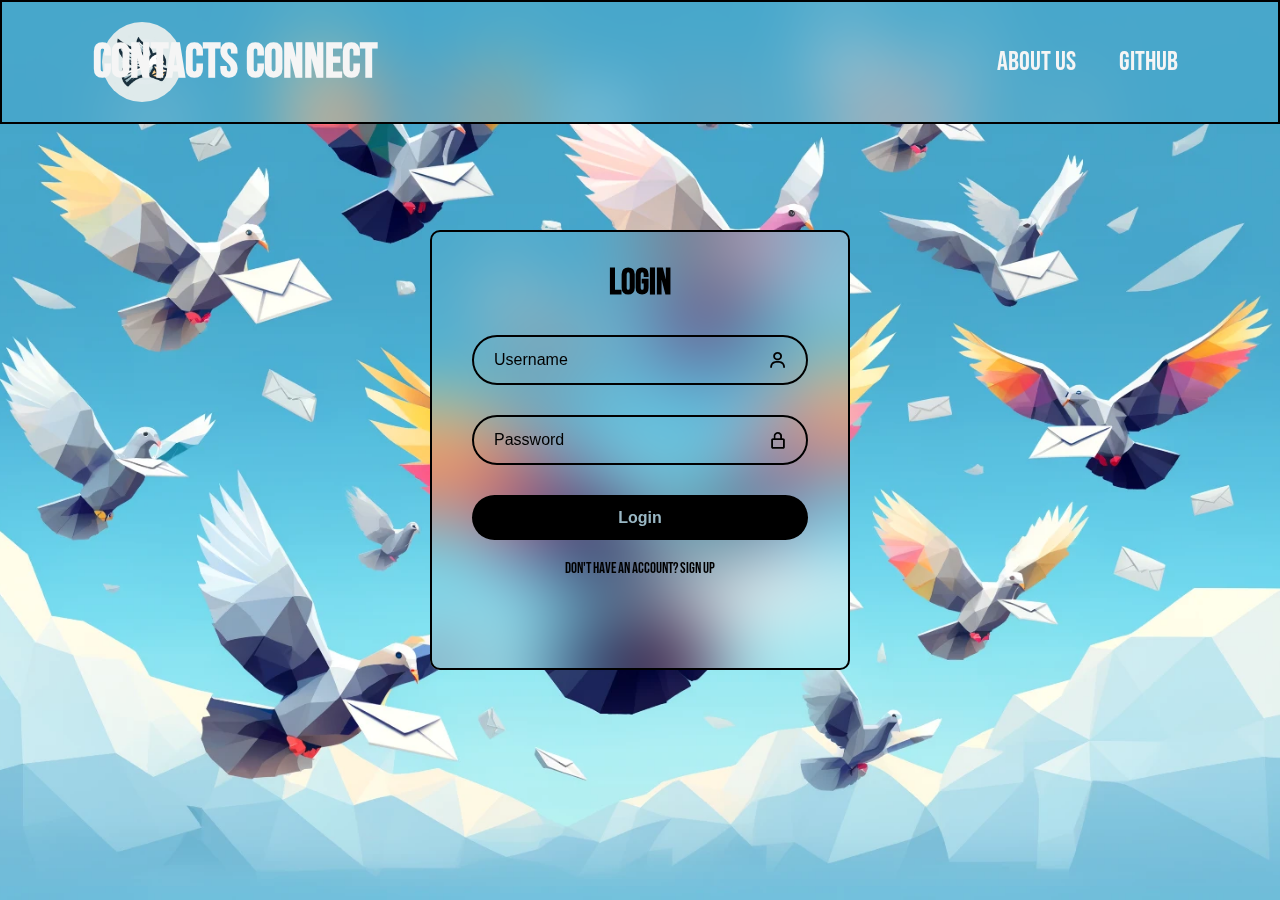
<file: LAMP Stack/index.html>
<!DOCTYPE html>
<html lang="en">



<head>
    <meta charset="UTF-8">
    <meta name="viewport" content="width=device-width, initial-scale=1.0">
    <title>Contacts Connect Login</title>
    <link rel="stylesheet" href="css/signin.css" />
    <script type="text/javascript" src="js/md5.js"></script>
    <link href='https://unpkg.com/boxicons@2.1.4/css/boxicons.min.css' rel='stylesheet'>
    <link rel="preconnect" href="https://fonts.googleapis.com">
    <link rel="preconnect" href="https://fonts.gstatic.com" crossorigin>
    <script type="text/javascript" src="js/contacts.js"></script>
    <link href="https://fonts.googleapis.com/css2?family=Bebas+Neue&family=Lato&display=swap" rel="stylesheet">
</head>



<body>
    <header>
		<img src="images/logo.png" alt="Logo" style="width:80px;" class="rounded-pill">
		<h2> Contacts Connect </h2>
		<nav class="navigation">
			<a href="about.html">About Us</a>
            <a href="https://github.com/PrototypeProto/COP_4331_Small-Project">GitHub</a>
		</nav>
	</header>
    <div class="wrapper">
        <div class="login-box">
            <h1>Login</h1>
            <div class="input-box"><input type="text" id="loginName" placeholder="Username" required><i
                    class='bx bx-user'></i></div>
            <div class="input-box"><input type="text" id="loginPassword" placeholder="Password" required><i
                    class='bx bx-lock-alt'></i>
            </div>
           
            <span class="text" id="loginResult"></span>
            <button type="submit" class="btn" onclick="doLogin()">Login</button>
            <div class="signup-link"><a href="#">Don't Have an Account? Sign Up</a></div>
        </div>
        <div class="register-box">
            <h1>Register</h1>
            <div class="input-box"><input type="text" id="firstName" placeholder="First Name" required></div>
            <div class="input-box"><input type="text" id="lastName" placeholder="Last Name" required>
            </div>
            <div class="input-box"><input type="text" id="registerUsername" placeholder="Username" required><i
                    class='bx bx-user'></i></div>
            <div class="input-box tooltip"><input type="text" id="registerPassword" placeholder="Password" required><i
                    class='bx bx-lock-alt'></i>
                    <span class="tooltiptext">Passwords must be 10 to 32 characters long, and must have at least 1 capital letter, 1 number, and 1 special character</span>
            </div>

            <span class="text" id="registerResult"></span>
            <button type="submit" class="btn" onclick="doRegister()">Sign Up</button>
            <div class="login-link"><a href="#">Already Have an Account? Sign In</a></div>
        </div>
    </div>
    <script type="text/javascript" src="js/signin.js"></script>
</body>

</html>
</file>
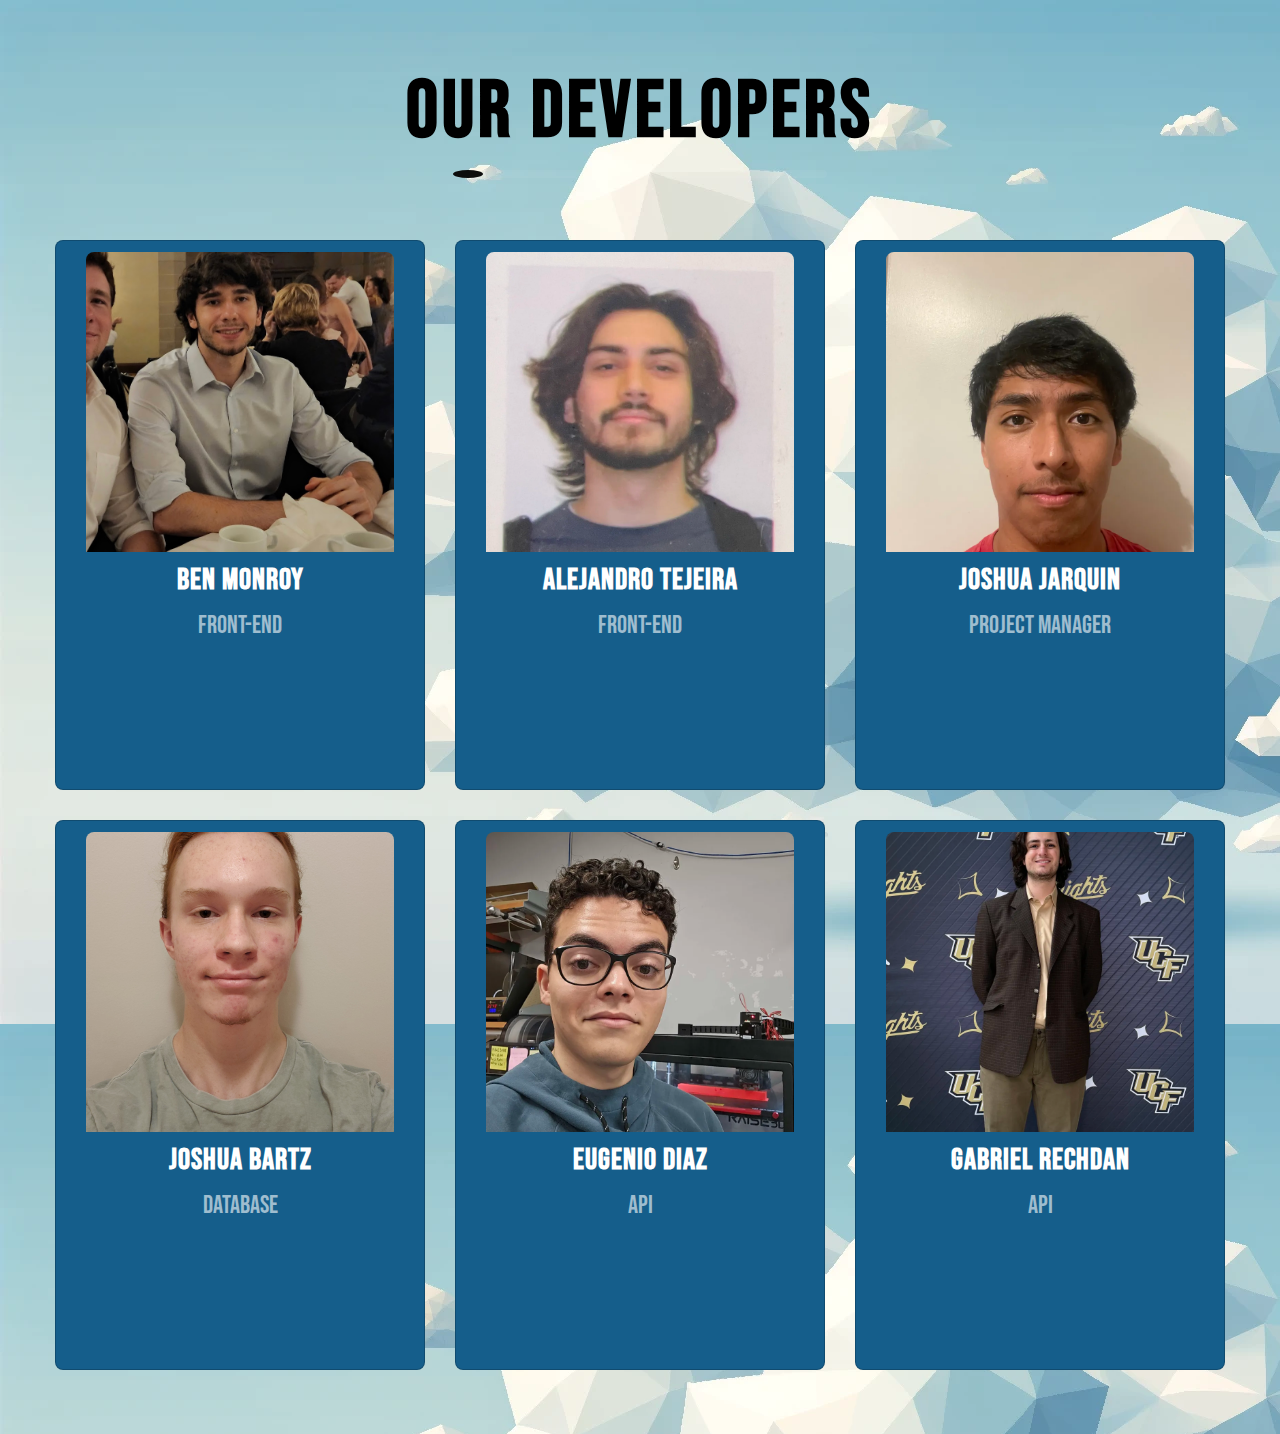
<file: LAMP Stack/about.html>
<!DOCTYPE html>
<html lang="en">
<head>
    <meta charset="UTF-8">
    <meta name="viewport" content="width=device-width, initial-scale=1.0">
    <title>About Us</title>
    <link rel="stylesheet" href="css/about.css">
    <link rel="preconnect" href="https://fonts.googleapis.com">
    <link rel="preconnect" href="https://fonts.gstatic.com" crossorigin>
    <link href="https://fonts.googleapis.com/css2?family=Bebas+Neue&family=Lato&display=swap" rel="stylesheet">
</head>
<body>
    <div class="container">
        <div class="service-wrapper">
            <div class="service">
                <h1>Our Developers <span></span></h1>
                <div class="cards">
                    <div class="card">
                        <img src="images/benpic.JPG" alt="Image">
                        <h2>Ben Monroy</h2>
                        <p>Front-End</p>
                    </div>
                    <div class="card">
                        <img src="images/alejandropic.png" alt=" Image">
                        <h2>Alejandro Tejeira</h2>
                        <p>Front-End</p>
                    </div>                   
                    <div class="card">
                        <img src="images/joshpic.png" alt=" Image">
                        <h2>Joshua Jarquin</h2>
                        <p>Project Manager</p>
                    </div>
                    <div class="card">
                        <img src="images/joshbpic.png" alt="Image">
                        <h2>Joshua Bartz</h2>
                        <p>Database</p>
                    </div>
                    <div class="card">
                        <img src="images/genopic.png" alt=" Image">
                        <h2>Eugenio Diaz</h2>
                        <p>API</p>
                    </div>
                    <div class="card">
                        <img src="images/gabepic.png" alt="Image">
                        <h2>Gabriel Rechdan</h2>
                        <p>API</p>
                    </div>
                </div>
            </div>
        </div>
    </div>
</body>
</html>
</file>
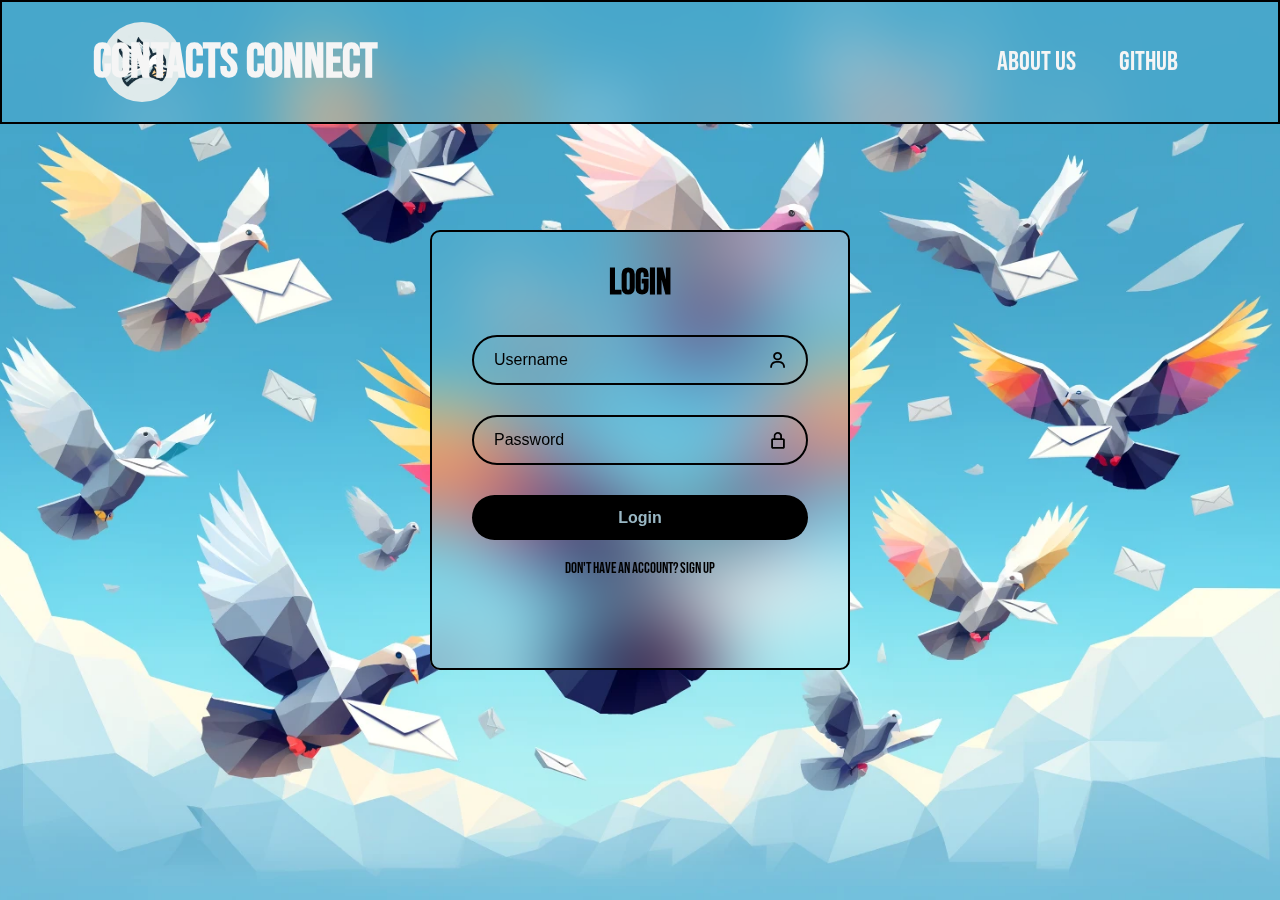
<file: LAMP Stack/color.html>
<html>
<head>
	<title>COP 4331 LAMP Stack Demo</title>
	<script type="text/javascript" src="js/code.js"></script>
    <link href="css/styles.css" rel="stylesheet">	
    <link href="https://fonts.googleapis.com/css?family=Ubuntu" rel="stylesheet">
	
	<script type="text/javascript">
	document.addEventListener('DOMContentLoaded', function() 
	{
		readCookie();
	}, false);
	</script>
	
</head>
<body>

<h1 id="title">COP 4331 LAMP Stack Demo</h1>

<div id="loggedInDiv">
	<span id="userName"></span><br />
	<button type="button" id="logoutButton" class="buttons" onclick="doLogout();"> Log Out </button>
</div>

<div id="accessUIDiv">
	<br />

	<input type="text" id="searchText" placeholder="Color To Search For"/>
	<button type="button" id="searchColorButton" class="buttons" onclick="searchColor();"> Search Color </button><br />
	<span id="colorSearchResult"></span>
	<p id="colorList">
	</p><br /><br />

	<input type="text" id="colorText" placeholder="Color To Add">
	<button type="button" id="addColorButton" class="buttons" onclick="addColor();"> Add Color </button><br />
	<span id="colorAddResult"></span>
</div>

</body>
</html>
</file>
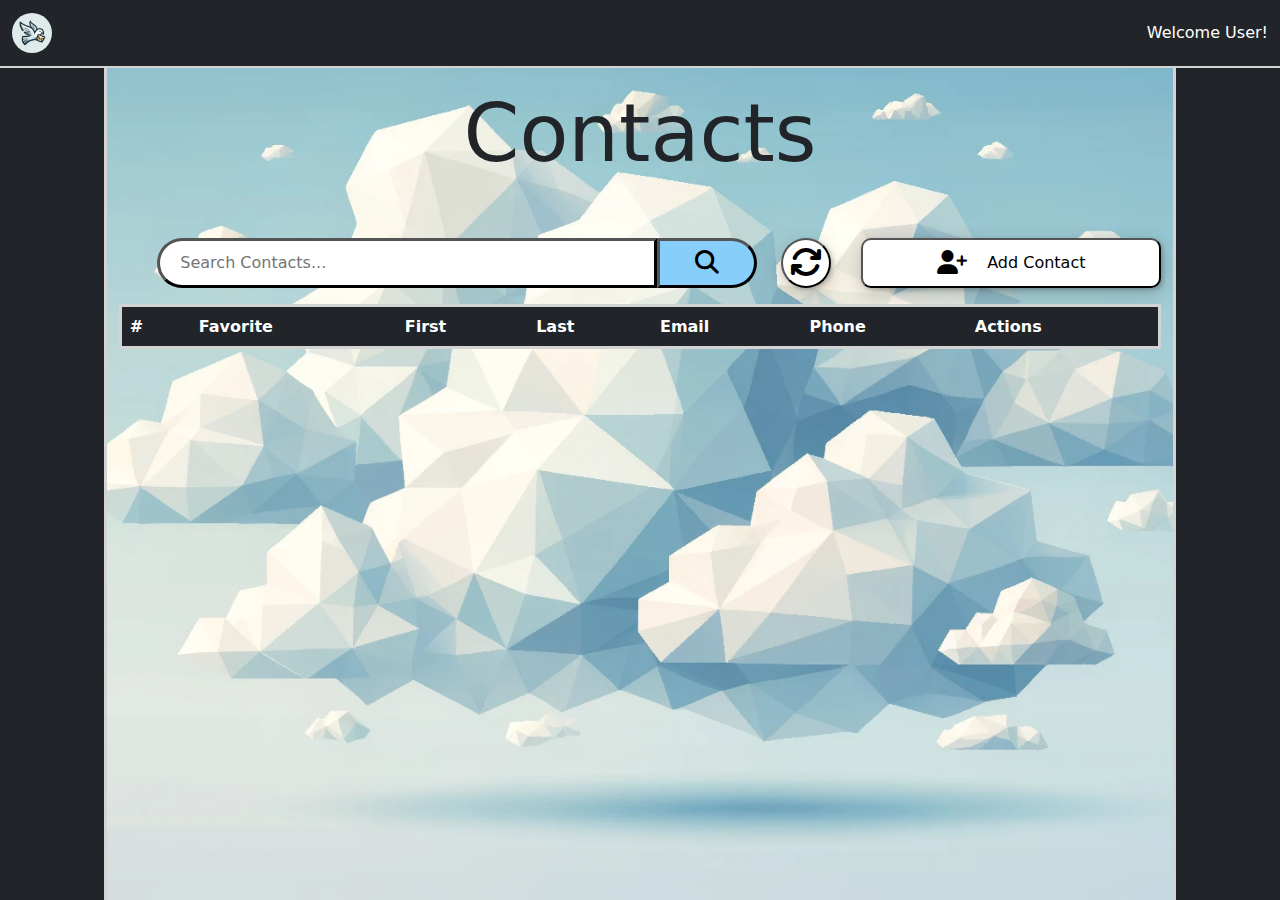
<file: LAMP Stack/contact.html>
<!doctype html>
<html lang="en">
    <head>
        <title>Contacts Page</title>
        <meta charset="UTF-8">
        
        <link href="css/bootstrap.css" rel="stylesheet">
        <link href="css/contactsStyles.css" rel="stylesheet">

        <link href="https://cdnjs.cloudflare.com/ajax/libs/font-awesome/6.5.2/css/all.min.css" rel="stylesheet">
    </head>

    <body id="body">

      <!-- nav bar that contains a profile icon that will drop down current username to manager -->
      <nav class="navbar navbar-expand-l bg-dark navbar-dark fixed-top navbar-border">
        <div class="container-fluid">
          <a class="navbar-brand">
            <img src="images/logo.png" alt="Logo" style="width:40px;" class="rounded-pill">
          </a>
          
          <!-- <a class="navbar-brand ms-auto" href="#">  -->
            <!-- <img src="" alt="Welcome User!" style="width:40px;" class="rounded-pill">  -->
          <span class="text-white">Welcome User!</span>
          <!-- </a> -->

        </div>
      </nav> 

      <!-- Container for the Main Content -->
      <div class="container-fluid full-height">
        <div class="row">
          <div class="col-1 bg-dark left-side-border"></div>

          <div id="mainContent" class="col-10 bg-image" style="background-image: url(images/clouds.png); height: 100vh">

            <h1 class="display-1 text-center mt-3">Contacts</h1>

            <!-- Code Block for Contact Form (usually hidden) -->
            <div class="row justify-content-center">
              <!-- <form class="d-none bg-image" style="background-image: url(images/pigeons.png);" id="addContact" method="post"> -->
              <form class="d-none" id="addContact" method="post">
                <div class="mb-2 mt-2">
                  <p>Enter the contact's information in the below fields:</p>
                </div>
      
                <div class="mb-4 mt-4">
                  <label for="newContactFirstName">First name:</label>
                  <input type="text" class="form-control" id="newContactFirstName" placeholder="First Name" required>
                </div>
                
                <div class="mb-4 mt-4">
                  <label for="newContactLastName">Last name:</label>
                  <input type="text" class="form-control" id="newContactLastName" placeholder="Last Name" required>
                </div>
                
                <!-- not sure if we should require since nobody remembers phone numbers or emails-->
                <div class="mb-4 mt-4">
                  <label for="newContactEmail">Email address:</label>
                  <input type="text" class="form-control" id="newContactEmail" placeholder="name@email.com">
                </div>
                
                <div class="mb-4 mt-4">
                  <label for="newContactPhoneNumber">Phone number:</label>
                  <input type="text" class="form-control" id="newContactPhoneNumber" placeholder="XXX-XXX-XXXX">
                </div>
                
                <div class="d-flex justify-content-center">
                  <button id="cancelBtn" class="btn btn-danger me-4" type="button">Cancel</button>
                  <button id="submitContactFormBtn" class="btn btn-success" type="button">Done</button> <!-- can change to submit for accessibility -->
                </div>
                
              </form>
            </div>
              
            <div id="searchbar-and-table" class="">
              <div id="searchBar" class="">

                <!-- Search bar and buttons row-->
                <div class="row mt-5 d-flex d-inline">
                  <div class="col"></div>
                  
                  <!-- <div class="col justify-content-center  input-group d-flex search-bar"> -->
                  <div class="col justify-content-center search-bar">

                    <input type="text" class="" placeholder="Search Contacts..." name="search"> 
                    <button class="" type="button" id="searchContact" onclick="searchContact()">
                      <i class="fa fa-search fa-xl"></i>
                    </button>

                    <!-- <input type="text" class="search-textbox" placeholder="Search Contacts..." name="search"> 
                    <button class="search-btn" type="button" id="searchContact" onclick="searchContact()">
                      <i class="fa fa-search fa-xl"></i>
                    </button> -->
                  </div>
        
                  <div class="col">
                    <form class="d-flex table-buttons">
                      
                      <button class="refresh-table-btn" id="refresh" type="button" onclick="loadContacts()">
                        <i class="fa fa-refresh fa-2xl"></i>
                      </button>
            
                      <!-- Has id newContact for event listener, the event is click for the button-->
                      <button class="add-contact-btn" id="newContact" type="button">
                        <i class="fa fa-user-plus fa-xl"></i><span style="padding-left: 20px;">Add Contact</span>
                      </button>
                      
                    </form>
                  </div>
                </div>
              </div>
                
              <div class="row mt-3">
                <div id="contactsTable">
                  <table id="cTable" class="table table-dark table-striped table-hover">
                    <thead>
                      <tr>
                        <th scope="col">#</th>
                        <th scope="col">Favorite</th>
                        <th scope="col">First</th>
                        <th scope="col">Last</th>
                        <th scope="col">Email</th>
                        <th scope="col">Phone</th>
                        <th scope="col">Actions</th>
                      </tr>
                    </thead>
                    <tbody>
                      <tr>
                        <!-- Dynamically added rows will go here -->
                      </tr>
                    </tbody>
                  </table>
                </div>
              </div>
            </div>
          </div>      
      
          <div class="col-1 bg-dark right-side-border"></div>
        
        </div>

      </div>
      <script type="text/javascript" src="js/contacts.js"></script>
    </body>
</html>
</file>
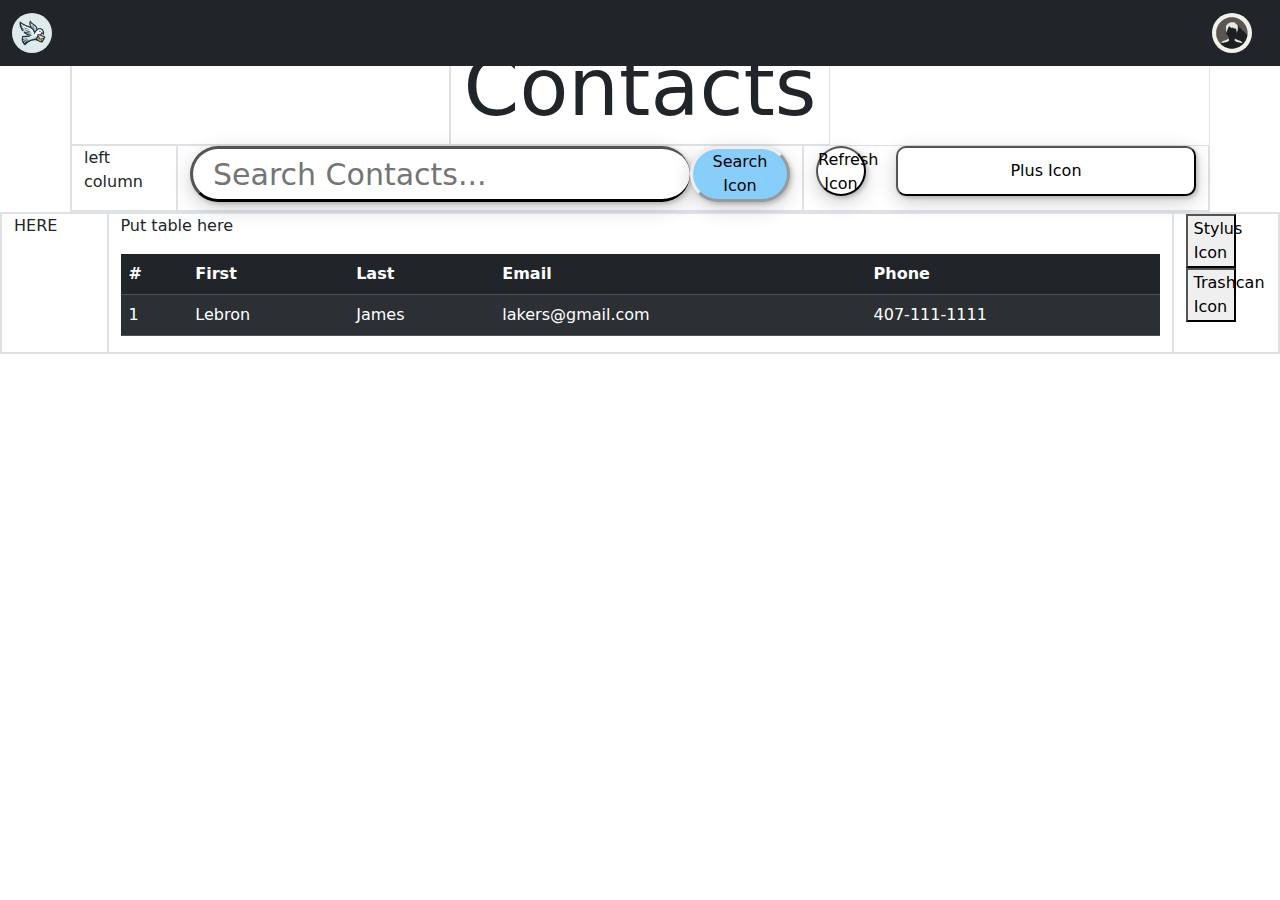
<file: LAMP Stack/contacts.html>
<!doctype html>
<html lang="en">
    <head>
        <link href="css/bootstrap.css" rel="stylesheet">
        <link href="css/contactsStyles.css" rel="stylesheet">
        <!-- <link href="css/bootstrap.min.css" rel="stylesheet"> -->
    </head>

    <body>

      <!-- nav bar that contains a profile icon that will drop down current username to manager-->
      <nav class="navbar navbar-expand-l bg-dark navbar-dark fixed-top">
        <div class="container-fluid">
          <a class="navbar-brand">
            <img src="images/logo.png" alt="Logo" style="width:40px;" class="rounded-pill">
          </a>
          

          <a class="navbar-brand ms-auto" href="#"> 
            <img src="images/profileIcon.png" alt="Avatar Logo" style="width:40px;" class="rounded-pill"> 
          </a>

        </div>
      </nav>

      <!-- Offcanvas Sidebar -->
      <div class="offcanvas offcanvas-start" id="demo">
        <div class="offcanvas-header">
          <h1 class="offcanvas-title">Heading</h1>
          <button type="button" class="btn-close text-reset" data-bs-dismiss="offcanvas"></button>
        </div>
        <div class="offcanvas-body">
          <p>Some text lorem ipsum.</p>
          <p>Some text lorem ipsum.</p>
          <button class="btn btn-secondary" type="button">A Button</button>
        </div>
      </div>

      <!-- Button to open the offcanvas sidebar -->
      <button class="btn btn-primary" type="button" data-bs-toggle="offcanvas" data-bs-target="#demo">
        Open Offcanvas Sidebar
      </button>
      <!-- <a href="#demo">
        Open Offcanvas Sidebar
      </a>
       -->
      <!-- <div class="d-flex justify-content-center align-items-center" 
        style="background-image: url(./images/contactsBackground.png); height: 100vh;">
      </div> -->
      
      <!-- if you want content to span full width of the page use container-fluid -->
      <div class="container border">
        <div class="row">
          
          <div class="col-4 border">
            <p>Top left column</p>
          </div>
        
          <div class="col-4 border">
            <h1 class="display-1 text-center">Contacts</h1>
          </div>
          
          <div class="col-4">
            <p>Top right column</p>
          </div>
        </div>

        <!-- Search bar and buttons row-->
        <div class="row d-flex d-inline">
          <div class="col border">
            <p>left column</p>
          </div>
          
          <div class="col border">
            <!-- Search bar and button (just need to adjust page positioning)-->
            <form class="d-flex search-form">
              <input id="searchText" class="search-textbox" type="text" placeholder="Search Contacts..." name="search" />
              <button class="search-btn" onclick="searchContacts()">Search Icon</button> <!-- put magnifying glass icon here-->
            </form>
          </div>

          <div class="col border">
            <!-- still needs button icons-->
            <form class="d-flex table-buttons">
              <button class="refresh-table-btn" onclick="refreshContacts()">Refresh Icon</button>
              <button class="add-contact-btn">Plus Icon</button>
            </form>
          </div>
        </div>

      </div>

      <div class="container-fluid border">
        <div class="row d-flex">
          <div class="col-1 border">HERE</div>
          <div class="col-10 border">
            <p>Put table here</p>
            <table class="table table-dark table-striped table-hover">
              <thead>
                <tr>
                  <th scope="col">#</th>
                  <th scope="col">First</th>
                  <th scope="col">Last</th>
                  <th scope="col">Email</th>
                  <th scope="col">Phone</th>
                </tr>
              </thead>
              <tbody>
                <td>1</td>
                <td>Lebron</td>
                <td>James</td>
                <td>lakers@gmail.com</td>
                <td>407-111-1111</td>
              </tbody>
            </table>
          </div>
          <div class="col-1 border d-flex">
            <form>
              <button class="edit-contact-btn">Stylus Icon</button>
              <button class="delete-contact-btn">Trashcan Icon</button>
            </form>
          </div>
        </div>
      </div>        
    
    </body>
</html>
</file>
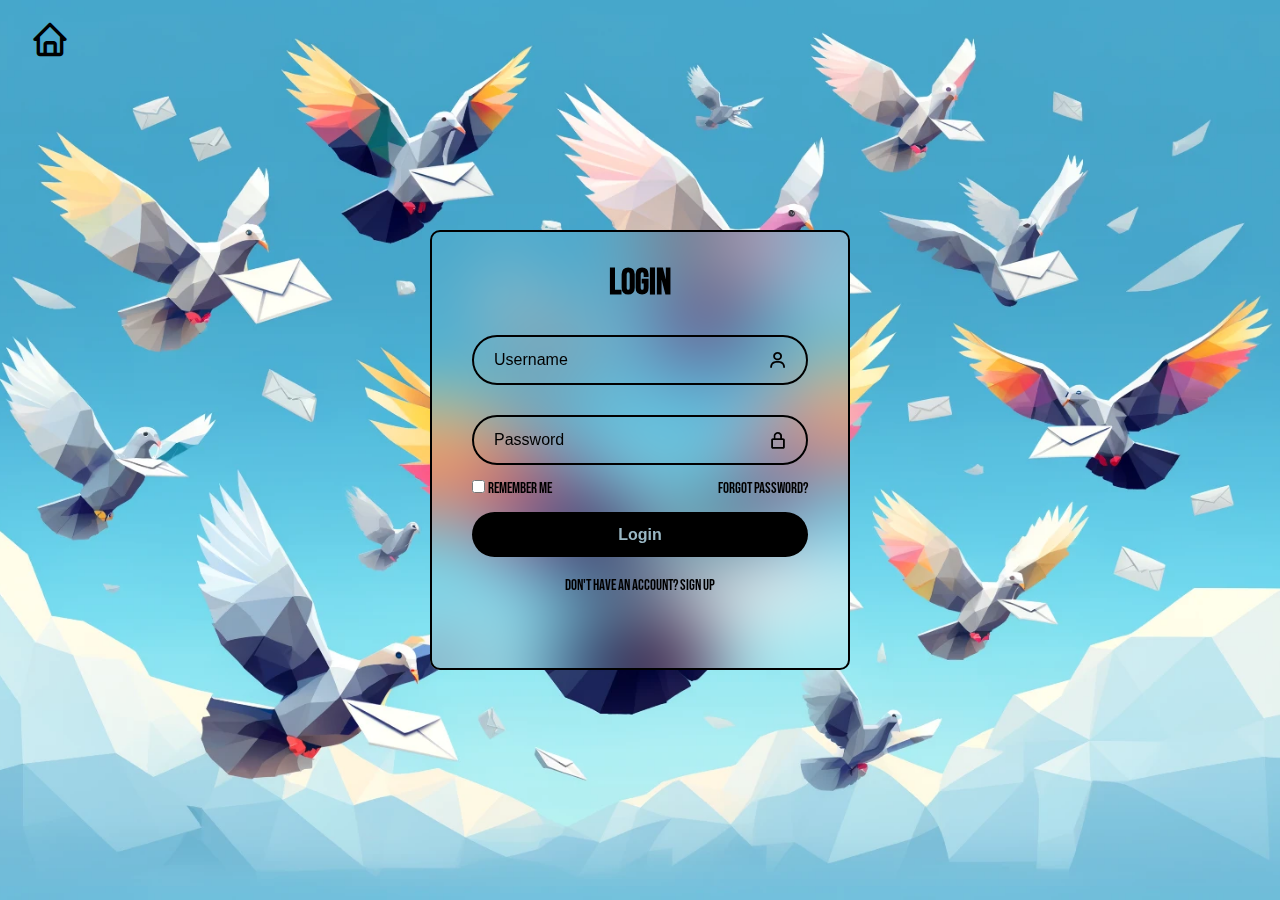
<file: LAMP Stack/signin.html>
<!DOCTYPE html>
<html lang="en">



<head>
    <meta charset="UTF-8">
    <meta name="viewport" content="width=device-width, initial-scale=1.0">
    <title>Contacts Connect Login</title>
    <link rel="stylesheet" href="css/signin.css" />
    <script type="text/javascript" src="js/md5.js"></script>
    <link href='https://unpkg.com/boxicons@2.1.4/css/boxicons.min.css' rel='stylesheet'>
    <link rel="preconnect" href="https://fonts.googleapis.com">
    <link rel="preconnect" href="https://fonts.gstatic.com" crossorigin>
    <script type="text/javascript" src="js/contactCode.js"></script>
    <link href="https://fonts.googleapis.com/css2?family=Bebas+Neue&family=Lato&display=swap" rel="stylesheet">
</head>



<body>
    <a href="index.html" class="home-btn">
        <i class='bx bx-home'></i>
        <h2>Home</h2>
    </a>
    <div class="wrapper">
        <div class="login-box">
            <h1>Login</h1>
            <div class="input-box"><input type="text" id="loginName" placeholder="Username" required><i
                    class='bx bx-user'></i></div>
            <div class="input-box"><input type="text" id="loginPassword" placeholder="Password" required><i
                    class='bx bx-lock-alt'></i>
            </div>
            <div class="remember-forgot"><label><input type="checkbox">Remember Me</label>
                <a href="#">Forgot Password?</a>
            </div>
            <span class="text" id="loginResult"></span>
            <button type="submit" class="btn" onclick="doLogin()">Login</button>
            <div class="signup-link"><a href="#">Don't Have an Account? Sign Up</a></div>
        </div>
        <div class="register-box">
            <h1>Register</h1>
            <div class="input-box"><input type="text" id="firstName" placeholder="First Name" required></div>
            <div class="input-box"><input type="text" id="lastName" placeholder="Last Name" required>
            </div>
            <div class="input-box"><input type="text" id="registerName" placeholder="Username" required><i
                    class='bx bx-user'></i></div>
            <div class="input-box"><input type="text" id="registerPassword" placeholder="Password" required><i
                    class='bx bx-lock-alt'></i>
            </div>

            <span class="text" id="loginResult"></span>
            <button type="submit" class="btn" onclick="doLogin()">Sign Up</button>
            <div class="login-link"><a href="#">Already Have an Account? Sign In</a></div>
        </div>
    </div>
    <script type="text/javascript" src="js/signin.js"></script>
</body>

</html>
</file>
<file: LAMP Stack/css/signin.css>
* {
    margin: 0;
    padding: 0;
    box-sizing: border-box;
}

.bebas-neue-regular {
    font-family: "Bebas Neue", sans-serif;
    font-weight: 400;
    font-style: normal;
}

.rounded-pill {
    border-radius: 50px;
}

body {
    font-family: "Bebas Neue", sans-serif;
    display: flex;
    justify-content: center;
    align-items: center;
    min-height: 100vh;
    background-image: url('../images/pigeons.png');
    background-size: cover;
    background-position: center;
}

.home-btn {
    position: absolute;
    top:20px;
    left:30px;
    color: black;
    font-size: 36px;
    text-decoration: none;
}
.home-btn h2{
    position: relative;
    top: -45px;
    left: 40px;
    font-size: 32px;
}
.tooltip{
    position: relative;
}
.tooltip .tooltiptext{
    top: 100%;
    left: 50%;
    margin-left: -175px;
    visibility: hidden;
    width: 350px;
    background-color: black;
    color: #fff;
    text-align: center;
    padding: 5px 0;
    border-radius: 6px;
    font-size: 16px;
    
    
    position: absolute;
    z-index: 1;
}
.tooltip:hover .tooltiptext {
  visibility: visible;
}
i {
    font-size: 40px;
    color: black;
}
.navigation a {
    position: relative;
    font-size: 1.7em;
    color: whitesmoke;
    text-decoration: none;
    font-weight: 500;
    margin-left:40px;
}

header {
    position: fixed;
    top: 0;
    left: 0;
    width: 100%;
    padding: 20px 100px;
    z-index: 99;
    display: flex;
    justify-content: space-between;
    align-items: center;
    background: transparent;
    backdrop-filter: blur(40px);
    border: 2px solid #000000;
}

h2{
    color: whitesmoke;
    font-size: 3em;
    margin-left: -670px;
}

.wrapper {
    width: 420px;
    height: 440px;
    color: black;
    border-radius: 10px;
    padding: 30px 40px;
    background: transparent;
    border: 2px solid black;
    backdrop-filter: blur(40px);
    border-radius: 10px;
    padding: 30px 40px;
    position: relative;
    transition: height .2s ease;
    overflow: hidden;
}

.wrapper .hide{
    display: none;
}

.wrapper h1 {
    font-size: 36px;
    text-align: center;
}

#loginResult {
    text-align: center;
    color: red;
}
.wrapper .input-box {
    position: relative;
    width: 100%;
    height: 50px;
    margin: 30px 0;
}

.input-box input {
    width: 100%;
    height: 100%;
    background: transparent;
    border: none;
    outline: none;
    border: 2px solid black;
    border-radius: 40px;
    font-size: 16px;
    color: black;
    padding: 20px;
}

.input-box input::placeholder {
    color: black;
}

.input-box i {
    position: absolute;
    right: 20px;
    top: 15px;
    font-size: 20px;
}

.wrapper .remember-forgot {
    display: flex;
    justify-content: space-between;
    font-size: 14.5px;
    margin: -15px 0 15px;
}

.remember-forgot label input {
    accent-color: black;
    margin-right: 3px;
}

.wrapper a {
    color: black;
    text-decoration: none;
}

.wrapper a:hover {
    text-decoration: underline;
}

.wrapper .btn:hover {
    transform: scale(1.02);
    background-color: rgb(255, 255, 255);
}

.wrapper .btn {
    width: 100%;
    height: 45px;
    background: black;
    border: none;
    outline: none;
    border-radius: 40px;
    cursor: pointer;
    font-size: 16px;
    color: #9ab8c5;
    font-weight: 600;
}

.wrapper .signup-link, .wrapper .login-link{
    font-size: 14.5px;
    text-align: center;
    margin: 20px 0 15px;
}

.wrapper .register-box{
    transform: translateY(80px);
}
.wrapper.active .register-box{
    transform: translateY(-10px);
}

.wrapper.active .login-box{
    display: none;
}

.wrapper.active{
    height: 520px;
}
</file>
<file: LAMP Stack/css/about.css>
*{
    margin: 0;
    padding: 0;
    box-sizing: border-box;
    font-family: "Bebas Neue", sans-serif;
}

.container{
    min-height: 100vh;
    width: 100%;
    background-image: url('../images/clouds.png');
}

.service-wrapper{
    padding: 5% 8%;
}

.service{
    display: flex;
    flex-direction: column;
    align-items: center;
}

h1{
    color: #000000;
    font-size: 5rem;
    letter-spacing: 4px;
    position: relative;
}
h1:after{
    content: "";
    position: absolute;
    top: 110%;
    left: 10%;
    height: 8px;
    width: 80%;
    border-radius: 8px;
    background-color: rgba(255, 255, 255, 0.05);
}

h1 span{
    position: absolute;
    top: 110%;
    left: 10%;
    height: 8px;
    width: 30px;
    border-radius: 50%;
    background-color: #000000;
    animation: anim 4s linear infinite;
}

@keyframes anim {
    95%{
        opacity: 1;
    }
    100%{
        opacity: 0;
        left: 88%;
    }
}

.cards{
    display: grid;
    grid-template-columns: repeat(3,1fr);
    gap: 30px;
    margin-top: 80px;
}

.card{
    height: 550px;
    width: 370px;
    background-color:#155e8b;
    padding: 3% 8%;
    border: 0.2px solid rgba(0, 0, 0, 0.2);
    border-radius: 8px;
    transition: .6s;
    display: flex;
    align-items: center;
    flex-direction: column;
    position: relative;
    overflow: hidden;
}

.card img {
    width: 100%;
    height: 300px; 
    object-fit: cover; 
    border-radius: 8px 8px 0 0;
    margin-bottom: 10px;
}
.card:after{
    content: "";
    position: absolute; 
    top: 150%;
    left: -200px;
    width: 120%;
    transform: rotate(50deg);
    background-color: #fff;
    height: 18px;
    filter: blur(30px);
    opacity: 0.5;
    transition: 1s;
}
.card:hover:after{
    width: 225%;
    top: -100%;
}

.card i{
    color: whitesmoke;
    margin-top: 40px;
    margin-bottom: 20px;
    font-size: 4.8rem;
}

.card h2{
    color: #fff;
    font-size: 30px;
    font-weight: 600;
    letter-spacing: 1px;
}

.card p{
    text-align: center;
    width: 100%;
    margin:12px 0;
    font-size: 25px;
    color: rgba(255,255,255,0.6);

}

.card:hover{
    background-color:#87cefa;
    transform: translateY(-8px);
    border-color:#87cefa;
}

.card:hover i{
    color: #87cefa;
}

@media screen and (max-width:1200px){
    .cards{
        grid-template-columns: repeat(2,1fr);
    }
}@media screen and (max-width:900px){
    .cards{
        grid-template-columns: repeat(1,1fr);
    }
    h1{
        font-size: 3.5rem;
    }
}
</file>
<file: LAMP Stack/css/styles.css>
body 
{
    background-color: #707070;
}

#title 
{
    font-size: 40px;
    width: 100%;
    margin: 2% 5%;
    margin-left: 45%;
    font-family: 'Ubuntu', sans-serif;
    color: #FFFFFF;
}

#loginDiv
{
    font-size: 30px;
    width: 70%;
    margin-left: 15%;
    padding: 25px;
    background-color: #b2b2b2;
}

#loggedInDiv
{
    font-size: 30px;
    width: 70%;
    margin-left: 15%;
    padding: 25px;
    background-color: #b2b2b2;
}

#accessUIDiv
{
    font-size: 30px;
    width: 70%;
    margin-left: 15%;
    padding: 25px;
    background-color: #b2b2b2;
}

.buttons
{
    font-size: 30px;
    border-radius: 25px;
    width: 50%;
    margin-left: 25%;
    font-family: 'Ubuntu', sans-serif;
}

.buttons:hover{
    background-color: #00d5124f;
    color: #FFFFFF;
    opacity: 50%;
}

#loginName
{
	font-size: 30px;
}
#loginPassword
{
	font-size: 30px;
}
#searchText
{
	font-size: 30px;
}
#contactText
{
	font-size: 30px;
}

input[type="text"],input[type="password"]{
    border-radius: 25px;
    text-align: center;
    width: 80%;
    margin-left: 10%;
    margin-bottom: 2%;
    font-family: 'Ubuntu', sans-serif;
}

#inner-title{
    display: inline-block;
    font-size: 0.8em;
    width: 90%;
    text-align: center;
    margin-left: 5%;
    margin-bottom: 2%;
    font-family: 'Ubuntu', sans-serif;
    color: #95060a;
}

#loginResult{
    display: inline-block;
    font-size: 0.8em;
    width: 90%;
    text-align: center;
    margin-left: 5%;
    margin-bottom: 2%;
    font-family: 'Ubuntu', sans-serif;
    color: #95060a;
}

#userName{
    display: inline-block;
    width: 80%;
    margin-left: 10%;
    text-align: center;
}

#logoutButton{
    width: 20%;
    margin-left: 40%;
}

select{
    width: 30%;
    margin-left: 35%;
    margin-top: 2%;
    font-size: 0.75em;
    font-family: 'Ubuntu', sans-serif;
}

#contactSearchResult{
    display: none;
}

#contactAddResult{
    display: inline-block;
    font-size: 0.8em;
    width: 90%;
    text-align: center;
    margin-left: 5%;
    margin-top: 2%;
    margin-bottom: 1%;
    font-family: 'Ubuntu', sans-serif;
    contact: #95060a;
}
</file>
<file: LAMP Stack/css/contactsStyles.css>
.navbar-text
{
    font-size: x-large;
}

.left-side-border
{
    border-style: solid;
    /* border-width: 2px; */
    /* border-top: 2px; */
    /* border-right: 2px; */
    border-left: 0;
    border-bottom: 0; 
    border-color: #d3d3d3;
}

.right-side-border
{
    border-style: solid;
    /* border-top: 1px; */
    /* border-left: 1px; */
    border-bottom: 0;
    border-right: 0;
    border-color: lightgray;
}

.navbar-border
{
    border-style: solid;
    border-width: 2px;
    border-top: 0;
    border-right: 0;
    border-left: 0;
    border-color: lightgray;
}

#mainContent
{
    padding-top: 70px;
}

#searchText
{
	font-size: 30px;
}

.bg-image
{
    background-size: cover;
    background-repeat: no-repeat;
    background-position: center;
}

#newContactFirstName
{}

#newContactLastName
{}

#newContactEmail
{
}

#newContactPhoneNumber
{}

#searchBar
{}

#submitContactFormBtn
{}

#cTable
{
    border-style: solid;
    border-color: lightgray;
}

.search-form
{
    /* border: 1px solid grey; */
    /* border-style: solid; */
    /* border-color: black; */
    /* border-radius: 30px;
    height: 50px;
    width: 500px; */
    /* padding: 8px 10px; */
    
    /* gap: 170px;              Move thes search button to the right, but it may also have unintended affects not yet recognized */
    margin: 0 auto;

    
}

.search-bar
{
    border-radius: 30px;
    /* overflow: hidden; caused the bar to get "eaten" when the page was shrunken*/ 
    display: flex;

}

.search-bar input
{
    border: outset;
    outline: none;
    border-top-left-radius: 30px;
    border-bottom-left-radius: 30px;
    width: 500px;
    padding: 0px 20px;

    /* flex: 1; */
    border-color:black;
}

.search-bar button
{
    border-top-right-radius: 30px;
    border-bottom-right-radius: 30px;
    width: 100px;

    border: outset;
    border-color: black;

    background-color: lightskyblue;
    cursor: pointer;
    margin: 0;

    flex-shrink: 0;
}

.search-textbox
{
    padding: 0px 20px;
    border-radius: 30px;
    border: none;
    outline: none;
    width: 500px;

    border-style: outset;
    border-right: 0;
    border-color:black;

    box-shadow: 2px 2px 4px 0px rgba(0,0,0,0.2), 0 6px 20px 0 rgba(0,0,0,0.19);
}

/* gets rid of highlight around input. See if theres a better way to do this. */
.search-bar:focus
{
    outline: none;
}

.search-btn
{
    background-color: lightskyblue;
    border: outset;
    border-radius: 30px;
    width: 100px;
    margin: 0;
    cursor: pointer;
    box-shadow: 2px 2px 4px 0px rgba(0,0,0,0.2), 0 6px 20px 0 rgba(0,0,0,0.19);
}

.table-buttons
{
    gap: 30px;
}

.refresh-table-btn
{
    height: 50px;
    width: 50px;
    border-radius: 50%;
    border-style: outset;
    padding: 0;
    background-color: white;
    box-shadow: 2px 2px 4px 0px rgba(0,0,0,0.2), 0 6px 20px 0 rgba(0,0,0,0.19);
}


.add-contact-btn
{
    height: 50px;
    width: 300px;
    border-radius: 10px;
    border-style: outset;
    background-color: white;
    box-shadow: 2px 2px 4px 0px rgba(0,0,0,0.2), 0 6px 20px 0 rgba(0,0,0,0.19);
}

.add-contact-btn img 
{
    height: 40px;
    width: 40px;
}

.edit-contact-btn
{
    width: 50px;
}

.delete-contact-btn
{
    width: 50px;
}

#newContact
{
    /* gap: 20px; */
}

#contactsTable
{
}

#addContact
{
    height: 1000px;
    width: 500px;
    
    border-style: solid;
    border-color: black;


    /* background-color: rgba(0, 0, 0, 0.6); */

    margin: 0;

    backdrop-filter: blur(10px);
}


#addContact input
{
    border-style: solid;
    border-color: black;
}

#addContact:focus
{
    outline: none;
}

.full-height
{
    height: 100vh;
}

#cancelBtn
{

}
</file>
